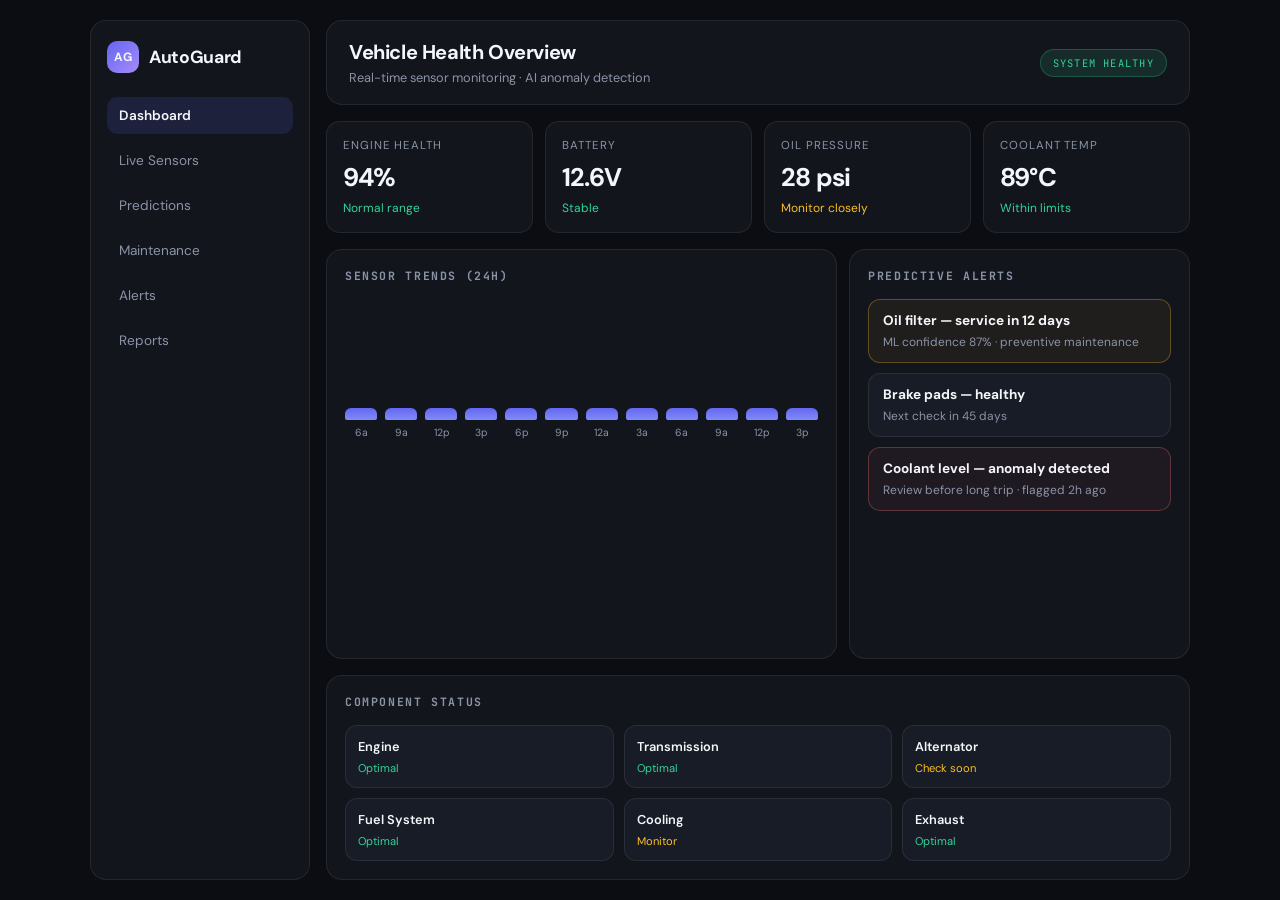
<file: projects/autoguard-dashboard.html>
<!DOCTYPE html>
<html lang="en">
<head>
  <meta charset="UTF-8" />
  <meta name="viewport" content="width=device-width, initial-scale=1.0" />
  <title>AutoGuard — Vehicle Health Dashboard</title>
  <link rel="preconnect" href="https://fonts.googleapis.com" />
  <link href="https://fonts.googleapis.com/css2?family=DM+Sans:wght@400;500;600;700&family=JetBrains+Mono:wght@400;500&display=swap" rel="stylesheet" />
  <style>
    :root {
      --bg: #0b0d12;
      --panel: #12151c;
      --panel-2: #181c26;
      --border: rgba(255,255,255,0.08);
      --text: #f4f6fb;
      --muted: #8b93a7;
      --accent: #6366f1;
      --accent-soft: rgba(99,102,241,0.15);
      --ok: #34d399;
      --warn: #fbbf24;
      --danger: #f87171;
      --cyan: #22d3ee;
    }
    * { box-sizing: border-box; margin: 0; padding: 0; }
    body {
      font-family: 'DM Sans', system-ui, sans-serif;
      background: var(--bg);
      color: var(--text);
      min-height: 100vh;
      padding: 20px;
    }
    .shell {
      max-width: 1100px;
      margin: 0 auto;
      display: grid;
      grid-template-columns: 220px 1fr;
      gap: 16px;
      min-height: calc(100vh - 40px);
    }
    .sidebar {
      background: var(--panel);
      border: 1px solid var(--border);
      border-radius: 16px;
      padding: 20px 16px;
      display: flex;
      flex-direction: column;
      gap: 8px;
    }
    .brand {
      font-weight: 700;
      font-size: 1.1rem;
      letter-spacing: -0.02em;
      margin-bottom: 16px;
      display: flex;
      align-items: center;
      gap: 10px;
    }
    .brand span {
      width: 32px; height: 32px;
      border-radius: 10px;
      background: linear-gradient(135deg, var(--accent), #a78bfa);
      display: grid; place-items: center;
      font-size: 0.75rem;
    }
    .nav-item {
      padding: 10px 12px;
      border-radius: 10px;
      color: var(--muted);
      font-size: 0.85rem;
      cursor: default;
    }
    .nav-item.active {
      background: var(--accent-soft);
      color: var(--text);
      font-weight: 600;
    }
    .main { display: flex; flex-direction: column; gap: 16px; }
    .topbar {
      background: var(--panel);
      border: 1px solid var(--border);
      border-radius: 16px;
      padding: 18px 22px;
      display: flex;
      justify-content: space-between;
      align-items: center;
      flex-wrap: wrap;
      gap: 12px;
    }
    .topbar h1 { font-size: 1.25rem; font-weight: 700; letter-spacing: -0.02em; }
    .topbar p { color: var(--muted); font-size: 0.8rem; margin-top: 4px; }
    .badge {
      font-family: 'JetBrains Mono', monospace;
      font-size: 0.65rem;
      letter-spacing: 0.12em;
      text-transform: uppercase;
      padding: 6px 12px;
      border-radius: 999px;
      background: rgba(52,211,153,0.12);
      color: var(--ok);
      border: 1px solid rgba(52,211,153,0.25);
    }
    .metrics {
      display: grid;
      grid-template-columns: repeat(4, 1fr);
      gap: 12px;
    }
    .metric {
      background: var(--panel);
      border: 1px solid var(--border);
      border-radius: 14px;
      padding: 16px;
    }
    .metric-label {
      font-size: 0.72rem;
      color: var(--muted);
      text-transform: uppercase;
      letter-spacing: 0.08em;
      margin-bottom: 8px;
    }
    .metric-value { font-size: 1.6rem; font-weight: 700; letter-spacing: -0.03em; }
    .metric-sub { font-size: 0.75rem; margin-top: 6px; }
    .metric.ok .metric-sub { color: var(--ok); }
    .metric.warn .metric-sub { color: var(--warn); }
    .metric.danger .metric-sub { color: var(--danger); }
    .grid-2 {
      display: grid;
      grid-template-columns: 1.2fr 0.8fr;
      gap: 12px;
      flex: 1;
    }
    .panel {
      background: var(--panel);
      border: 1px solid var(--border);
      border-radius: 16px;
      padding: 18px;
    }
    .panel h2 {
      font-size: 0.72rem;
      text-transform: uppercase;
      letter-spacing: 0.14em;
      color: var(--muted);
      margin-bottom: 16px;
      font-family: 'JetBrains Mono', monospace;
    }
    .chart {
      display: flex;
      align-items: flex-end;
      gap: 8px;
      height: 140px;
      padding-top: 8px;
    }
    .bar-wrap { flex: 1; display: flex; flex-direction: column; align-items: center; gap: 6px; }
    .bar {
      width: 100%;
      border-radius: 6px 6px 2px 2px;
      background: linear-gradient(180deg, var(--accent), #818cf8);
      min-height: 12px;
      transition: height 0.6s ease;
    }
    .bar-label { font-size: 0.65rem; color: var(--muted); }
    .alerts { display: flex; flex-direction: column; gap: 10px; }
    .alert {
      padding: 12px 14px;
      border-radius: 12px;
      border: 1px solid var(--border);
      background: var(--panel-2);
      font-size: 0.82rem;
    }
    .alert strong { display: block; margin-bottom: 4px; font-size: 0.85rem; }
    .alert span { color: var(--muted); font-size: 0.75rem; }
    .alert.warn { border-color: rgba(251,191,36,0.3); background: rgba(251,191,36,0.06); }
    .alert.danger { border-color: rgba(248,113,113,0.3); background: rgba(248,113,113,0.06); }
    .components {
      display: grid;
      grid-template-columns: repeat(3, 1fr);
      gap: 10px;
      margin-top: 4px;
    }
    .comp {
      padding: 12px;
      border-radius: 12px;
      background: var(--panel-2);
      border: 1px solid var(--border);
    }
    .comp-name { font-size: 0.8rem; font-weight: 600; }
    .comp-status { font-size: 0.7rem; margin-top: 6px; color: var(--ok); }
    .comp-status.warn { color: var(--warn); }
    @media (max-width: 900px) {
      .shell { grid-template-columns: 1fr; }
      .sidebar { display: none; }
      .metrics { grid-template-columns: repeat(2, 1fr); }
      .grid-2 { grid-template-columns: 1fr; }
      .components { grid-template-columns: 1fr; }
    }
  </style>
</head>
<body>
  <div class="shell">
    <aside class="sidebar">
      <div class="brand"><span>AG</span> AutoGuard</div>
      <div class="nav-item active">Dashboard</div>
      <div class="nav-item">Live Sensors</div>
      <div class="nav-item">Predictions</div>
      <div class="nav-item">Maintenance</div>
      <div class="nav-item">Alerts</div>
      <div class="nav-item">Reports</div>
    </aside>
    <div class="main">
      <header class="topbar">
        <div>
          <h1>Vehicle Health Overview</h1>
          <p>Real-time sensor monitoring · AI anomaly detection</p>
        </div>
        <div class="badge">System Healthy</div>
      </header>
      <div class="metrics">
        <div class="metric ok">
          <div class="metric-label">Engine Health</div>
          <div class="metric-value">94%</div>
          <div class="metric-sub">Normal range</div>
        </div>
        <div class="metric ok">
          <div class="metric-label">Battery</div>
          <div class="metric-value">12.6V</div>
          <div class="metric-sub">Stable</div>
        </div>
        <div class="metric warn">
          <div class="metric-label">Oil Pressure</div>
          <div class="metric-value">28 psi</div>
          <div class="metric-sub">Monitor closely</div>
        </div>
        <div class="metric ok">
          <div class="metric-label">Coolant Temp</div>
          <div class="metric-value">89°C</div>
          <div class="metric-sub">Within limits</div>
        </div>
      </div>
      <div class="grid-2">
        <section class="panel">
          <h2>Sensor trends (24h)</h2>
          <div class="chart" id="chart"></div>
        </section>
        <section class="panel">
          <h2>Predictive alerts</h2>
          <div class="alerts">
            <div class="alert warn">
              <strong>Oil filter — service in 12 days</strong>
              <span>ML confidence 87% · preventive maintenance</span>
            </div>
            <div class="alert">
              <strong>Brake pads — healthy</strong>
              <span>Next check in 45 days</span>
            </div>
            <div class="alert danger">
              <strong>Coolant level — anomaly detected</strong>
              <span>Review before long trip · flagged 2h ago</span>
            </div>
          </div>
        </section>
      </div>
      <section class="panel">
        <h2>Component status</h2>
        <div class="components">
          <div class="comp"><div class="comp-name">Engine</div><div class="comp-status">Optimal</div></div>
          <div class="comp"><div class="comp-name">Transmission</div><div class="comp-status">Optimal</div></div>
          <div class="comp"><div class="comp-name">Alternator</div><div class="comp-status warn">Check soon</div></div>
          <div class="comp"><div class="comp-name">Fuel System</div><div class="comp-status">Optimal</div></div>
          <div class="comp"><div class="comp-name">Cooling</div><div class="comp-status warn">Monitor</div></div>
          <div class="comp"><div class="comp-name">Exhaust</div><div class="comp-status">Optimal</div></div>
        </div>
      </section>
    </div>
  </div>
  <script>
    const heights = [62, 78, 55, 88, 72, 95, 68, 82, 74, 90, 65, 85];
    const labels = ['6a','9a','12p','3p','6p','9p','12a','3a','6a','9a','12p','3p'];
    const chart = document.getElementById('chart');
    heights.forEach((h, i) => {
      const wrap = document.createElement('div');
      wrap.className = 'bar-wrap';
      wrap.innerHTML = `<div class="bar" style="height:${h}%"></div><div class="bar-label">${labels[i]}</div>`;
      chart.appendChild(wrap);
    });
  </script>
</body>
</html>
</file>
